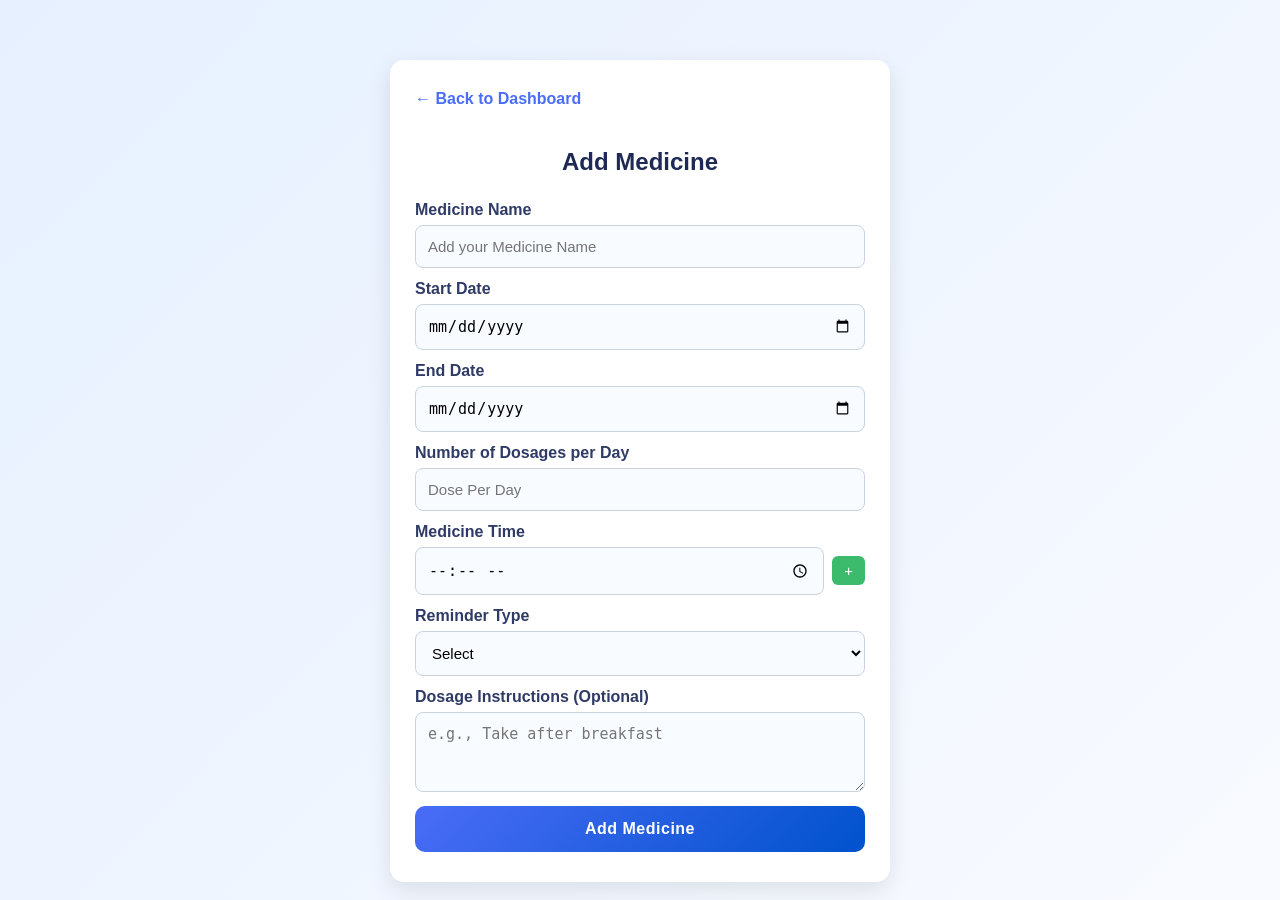
<file: AddMedicine.html>
<!DOCTYPE html>
<html lang="en">
<head>
  <meta charset="UTF-8">
  <title>Add Medicine - HealSync</title>
  <!--<link rel="stylesheet" href="styles.css"> Reuse dashboard styles -->
  <style>
  /* General Reset */
  * {
    box-sizing: border-box;
    transition: all 0.2s ease-in-out;
  }

  body {
    font-family: 'Poppins', 'Segoe UI', sans-serif;
    background: linear-gradient(135deg, #e6f0ff, #f8faff);
    margin: 0;
    padding: 0;
    display: flex;
    justify-content: center;
    align-items: flex-start;
    min-height: 100vh;
  }

  .container {
    width: 90%;
    max-width: 500px;
    background: #ffffff;
    margin-top: 60px;
    padding: 30px 25px;
    border-radius: 14px;
    box-shadow: 0 8px 25px rgba(0, 0, 0, 0.1);
    animation: fadeIn 0.5s ease-in-out;
  }

  h2 {
    text-align: center;
    color: #1e2a55;
    margin-bottom: 25px;
    font-weight: 600;
  }

  label {
    display: block;
    margin: 12px 0 6px;
    font-weight: 600;
    color: #2f3b66;
  }

  input,
  select,
  textarea {
    width: 100%;
    padding: 12px;
    border-radius: 8px;
    border: 1px solid #c9d3e0;
    background: #f8fbff;
    outline: none;
    font-size: 15px;
  }

  input:focus,
  select:focus,
  textarea:focus {
    border-color: #4a6cf7;
    background: #ffffff;
    box-shadow: 0 0 5px rgba(74, 108, 247, 0.2);
  }

  button[type="submit"] {
    background: linear-gradient(135deg, #4a6cf7, #0052cc);
    color: white;
    padding: 14px;
    width: 100%;
    border: none;
    border-radius: 10px;
    font-weight: 600;
    font-size: 16px;
    cursor: pointer;
    margin-top: 10px;
    letter-spacing: 0.5px;
  }

  button[type="submit"]:hover {
    transform: translateY(-1px);
    box-shadow: 0 4px 15px rgba(74, 108, 247, 0.3);
  }

  .back-link {
    display: inline-block;
    margin-bottom: 20px;
    color: #4a6cf7;
    text-decoration: none;
    font-weight: 600;
    transition: color 0.3s ease;
  }

  .back-link:hover {
    color: #003d99;
    text-decoration: underline;
  }

  /* Time field layout */
  .time-field {
    display: flex;
    align-items: center;
    margin-bottom: 12px;
  }

  .time-field input[type="time"] {
    flex: 1;
    background: #f8fbff;
  }

  .add-btn,
  .remove-btn {
    border: none;
    padding: 6px 12px;
    font-size: 15px;
    border-radius: 6px;
    cursor: pointer;
    margin-left: 8px;
    font-weight: 500;
    transition: 0.2s;
  }

  .add-btn {
    background-color: #3dbb6d;
    color: #fff;
  }

  .add-btn:hover {
    background-color: #35a35e;
    transform: scale(1.05);
  }

  .remove-btn {
    background-color: #ff4d4f;
    color: white;
  }

  .remove-btn:hover {
    background-color: #d9363e;
    transform: scale(1.05);
  }

  @keyframes fadeIn {
    from {
      opacity: 0;
      transform: translateY(10px);
    }
    to {
      opacity: 1;
      transform: translateY(0);
    }
  }

  /* Responsive Design */
  @media (max-width: 480px) {
    .container {
      margin: 30px 10px;
      padding: 25px 20px;
    }

    h2 {
      font-size: 20px;
    }

    button[type="submit"] {
      font-size: 15px;
      padding: 12px;
    }
  }
</style>

</head>
<body>
  <div class="container">
    <a href="dashboard" class="back-link">← Back to Dashboard</a>
    <h2>Add Medicine</h2>
    <form action="http://localhost:8080/healsync/AddMedicine" method="post">
      
      <label for="medicineName">Medicine Name</label>
      <input type="text" id="medicineName" name="medicineName" placeholder="Add your Medicine Name">

      <label for="startDate">Start Date</label>
      <input type="date" id="startDate" name="startDate" required>

      <label for="endDate">End Date</label>
      <input type="date" id="endDate" name="endDate" required>

      <label for="dosageCount">Number of Dosages per Day</label>
      <input type="number" id="dosageCount" name="dosageCount" placeholder="Dose Per Day" min="1" max="6" required>

      <label>Medicine Time</label>
      <div id="timeFields">
        <div class="time-field">
          <input type="time" name="time[]" required>
          <button type="button" class="add-btn" onclick="addTimeField()">+</button>
        </div>
      </div>

      <label for="reminderType">Reminder Type</label>
      <select id="reminderType" name="reminderType" required>
        <option value="">Select</option>
        <option value="Notification">Notification</option>
        
      </select>

      <label for="dosageInstructions">Dosage Instructions (Optional)</label>
      <textarea id="dosageInstructions" name="dosageInstructions" rows="3" placeholder="e.g., Take after breakfast"></textarea>

      <button type="submit">Add Medicine</button>
    </form>
  </div>

  <script>
  // ✅ Add time field function with max limit
  function addTimeField() {
    const container = document.getElementById("timeFields");
    const existingFields = container.querySelectorAll('input[name="time[]"]').length;

    if (existingFields >= 6) {
      alert("Maximum 6 time slots allowed.");
      return;
    }

    const div = document.createElement("div");
    div.className = "time-field";
    div.innerHTML = `<input type="time" name="time[]" required>
                     <button type="button" class="remove-btn" onclick="removeTimeField(this)">&#10006;</button>`;
    container.appendChild(div);
  }

  function removeTimeField(button) {
    button.parentNode.remove();
  }

  // ✅ Generate time slots automatically based on dosage count
  document.getElementById("dosageCount").addEventListener("input", function () {
    let count = parseInt(this.value) || 0;

    if (count > 6) {
      count = 6;
      this.value = 6;
      alert("Maximum allowed dosage count is 6.");
    }

    const container = document.getElementById("timeFields");
    container.innerHTML = ""; // clear old fields

    for (let i = 1; i < count; i++) {
      const div = document.createElement("div");
      div.className = "time-field";
      div.innerHTML = `<input type="time" name="time[]" required>
                       <button type="button" class="remove-btn" onclick="removeTimeField(this)">&#10006;</button>`;
      container.appendChild(div);
    }

    // ✅ Always include one "Add" button at the end
    const addDiv = document.createElement("div");
    addDiv.className = "time-field";
    addDiv.innerHTML = `<input type="time" name="time[]" required>
                        <button type="button" class="add-btn" onclick="addTimeField()">+</button>`;
    container.appendChild(addDiv);
  });
  // ✅ Date validations (unchanged)
  const today = new Date();
  const yyyy = today.getFullYear();
  const mm = String(today.getMonth() + 1).padStart(2, '0');
  const dd = String(today.getDate()).padStart(2, '0');
  const formattedToday = `${yyyy}-${mm}-${dd}`;

  const startDateInput = document.getElementById("startDate");
  const endDateInput = document.getElementById("endDate");

  startDateInput.setAttribute("min", formattedToday);
  endDateInput.setAttribute("min", formattedToday);

  document.querySelector("form").addEventListener("submit", function(event) {
    const startDate = startDateInput.value;
    const endDate = endDateInput.value;

    if (startDate < formattedToday) {
      alert("Start Date cannot be before today.");
      startDateInput.focus();
      event.preventDefault();
      return;
    }

    if (endDate < startDate) {
      alert("End Date cannot be before Start Date.");
      endDateInput.focus();
      event.preventDefault();
      return;
    }
  });
</script>

</body>
</html>
</file>
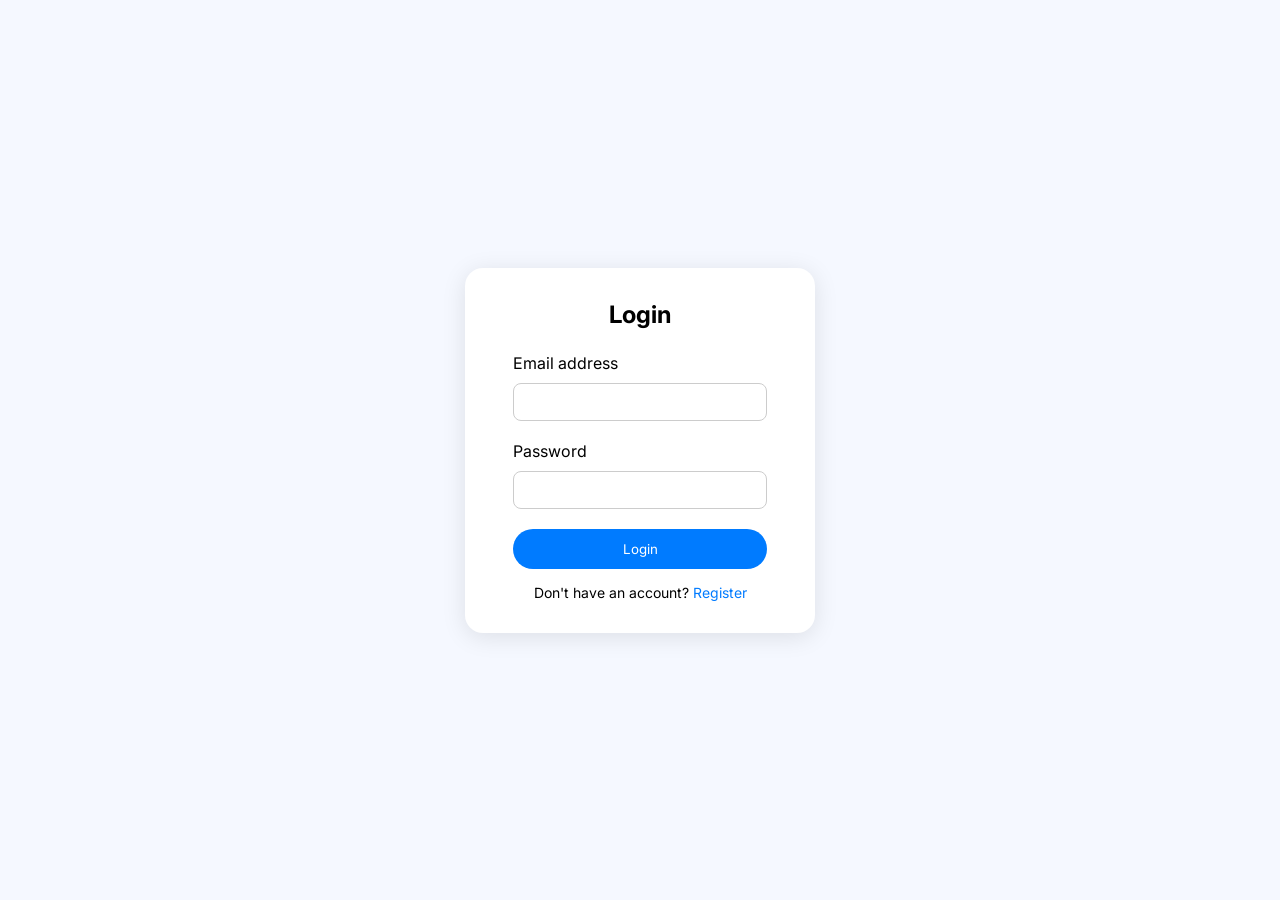
<file: login.html>
<!DOCTYPE html>
<html lang="en">
<head>
  <meta charset="UTF-8" />
  <meta name="viewport" content="width=device-width, initial-scale=1.0"/>
  <title>Login - HealSync</title>
  <link href="https://fonts.googleapis.com/css2?family=Inter:wght@500;600&display=swap" rel="stylesheet"/>
  <style>
    * { box-sizing: border-box; margin: 0; padding: 0; font-family: 'Inter', sans-serif; }
    body { background: #f5f8ff; display: flex; align-items: center; justify-content: center; height: 100vh; }
    .container { background: white; padding: 2rem 3rem; border-radius: 18px; box-shadow: 0 4px 24px rgba(0,0,0,0.1); width: 350px; }
    .container h2 { text-align: center; margin-bottom: 1.5rem; }
    input[type="email"], input[type="password"] {
      width: 100%; padding: 10px; margin: 10px 0 20px; border: 1px solid #ccc;
      border-radius: 8px; outline: none; transition: 0.3s ease;
    }
    input:focus { border-color: #007bff; }
    .btn {
      width: 100%; background: #007bff; color: white; border: none;
      padding: 12px; border-radius: 24px; cursor: pointer;
      transition: background 0.3s ease;
    }
    .btn:hover { background: #0056d2; }
    .footer { margin-top: 15px; text-align: center; font-size: 14px; }
    .footer a { color: #007bff; text-decoration: none; }
    .footer a:hover { text-decoration: underline; }
  </style>
</head>
<body>
  <div class="container">
    <h2>Login</h2>
    <form action="http://localhost:8080/healsync/login" method="post">

      <label>Email address</label>
      <input type="email" name="email" required />

      <label>Password</label>
      <input type="password" name="password" required />

      <button class="btn" type="submit">Login</button>

      <div class="footer">
        Don't have an account? <a href="register.html">Register</a>
      </div>
    </form>
  </div>
</body>
</html>
</file>
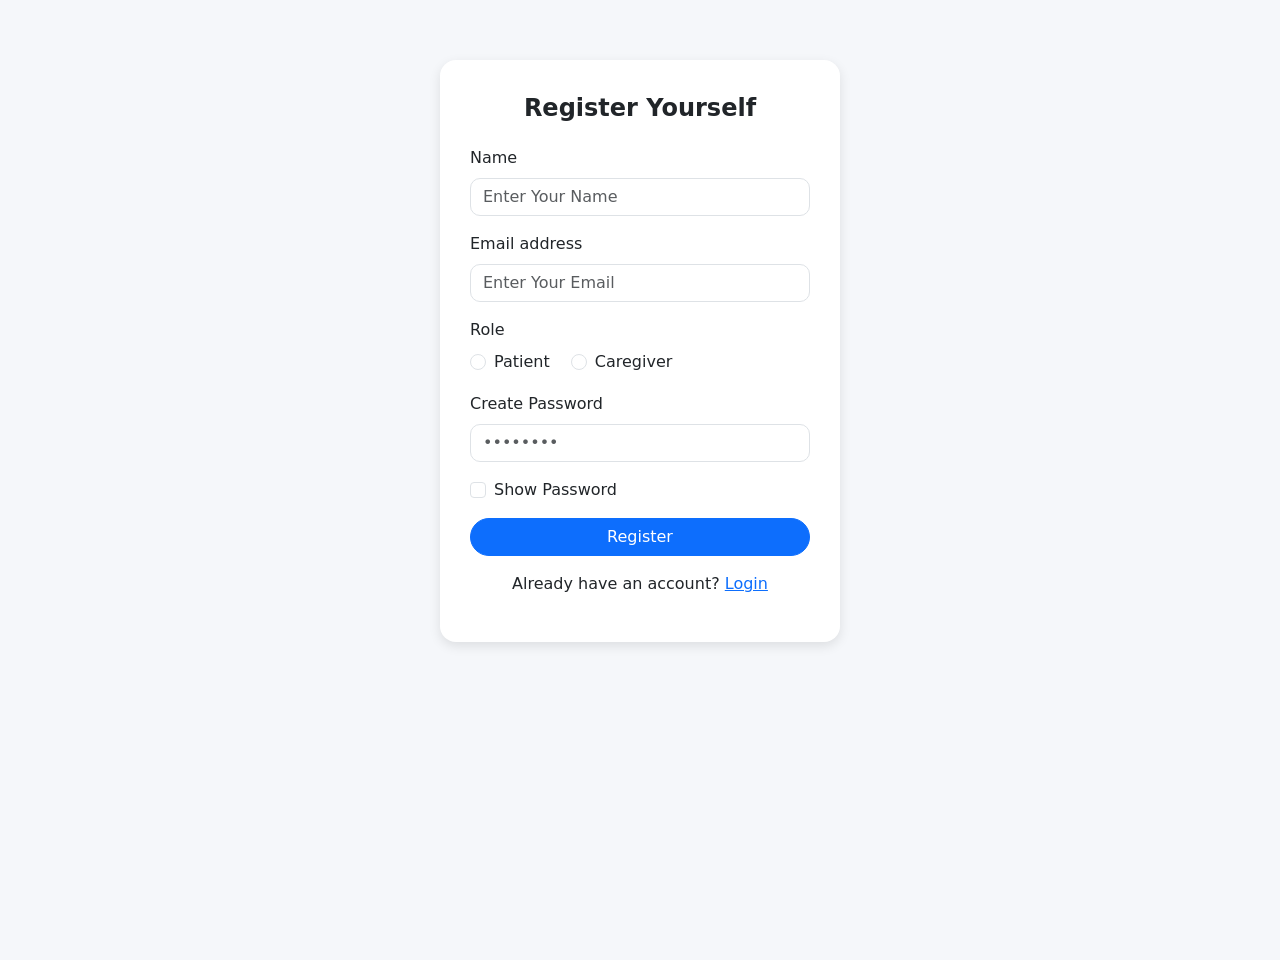
<file: register.html>
<!DOCTYPE html>
<html lang="en">
<head>
  <meta charset="UTF-8" />
  <meta name="viewport" content="width=device-width, initial-scale=1.0" />
  <title>Register - HealSync</title>

  <!-- Bootstrap CSS -->
  <link
    href="https://cdn.jsdelivr.net/npm/bootstrap@5.3.0/dist/css/bootstrap.min.css"
    rel="stylesheet"
  />

  <style>
    html, body {
      height: 100%;
      margin: 0;
      padding: 0;
    }

    body {
      background-color: #f5f7fa;
      position: relative;
    }

    body::before {
      content: "";
      position: fixed;
      top: 0;
      left: 0;
      width: 100%;
      height: 100%;
      background-image: url("images/healsync_logo.png"); 
      background-repeat: no-repeat;
      background-position: center;
      background-size: 300px;
      opacity: 0.05;
      z-index: 0;
      pointer-events: none;
    }

    .register-form {
      position: relative;
      z-index: 1;
      max-width: 400px;
      margin: 60px auto;
      background: #fff;
      padding: 30px;
      border-radius: 16px;
      box-shadow: 0 4px 12px rgba(0, 0, 0, 0.1);
    }

    .form-control {
      border-radius: 10px;
    }

    .form-control:focus {
      box-shadow: 0 0 0 0.2rem rgba(13, 110, 253, 0.25);
    }

    .form-title {
      font-size: 24px;
      font-weight: bold;
      text-align: center;
      margin-bottom: 20px;
    }

    .mb-3 {
      font-weight: 500;
    }
  </style>
</head>
<body>

  <div class="register-form">
    <div class="form-title">Register Yourself</div>

    <form action="http://localhost:8080/healsync/register" method="post">
      <div class="mb-3">
        <label for="name" class="form-label">Name</label>
        <input type="text" class="form-control" id="name" name="name" placeholder="Enter Your Name" required />
      </div>

      <div class="mb-3">
        <label for="email" class="form-label">Email address</label>
        <input type="email" class="form-control" id="email" name="email" placeholder="Enter Your Email" required />
      </div>

      <div class="mb-3">
        <label class="form-label">Role</label><br>
        <div class="form-check form-check-inline">
          <input class="form-check-input" type="radio" name="role" id="patient" value="Patient" required />
          <label class="form-check-label" for="patient">Patient</label>
        </div>
        <div class="form-check form-check-inline">
          <input class="form-check-input" type="radio" name="role" id="caregiver" value="Caregiver" />
          <label class="form-check-label" for="caregiver">Caregiver</label>
        </div>
      </div>

      <div class="mb-3">
        <label for="password" class="form-label">Create Password</label>
        <input type="password" class="form-control" id="password" name="password" placeholder="••••••••" required />
      </div>

      <div class="form-check mb-3">
        <input class="form-check-input" type="checkbox" onclick="togglePassword()" id="showPassword">
        <label class="form-check-label" for="showPassword">Show Password</label>
      </div>

      <div class="d-grid">
        <button type="submit" class="btn btn-primary rounded-pill">Register</button>
      </div>

      <p class="text-center mt-3">
        Already have an account? <a href="login.html">Login</a>
      </p>
    </form>
  </div>

  <script>
    function togglePassword() {
      const passField = document.getElementById("password");
      passField.type = passField.type === "password" ? "text" : "password";
    }
  </script>

</body>
</html>
</file>
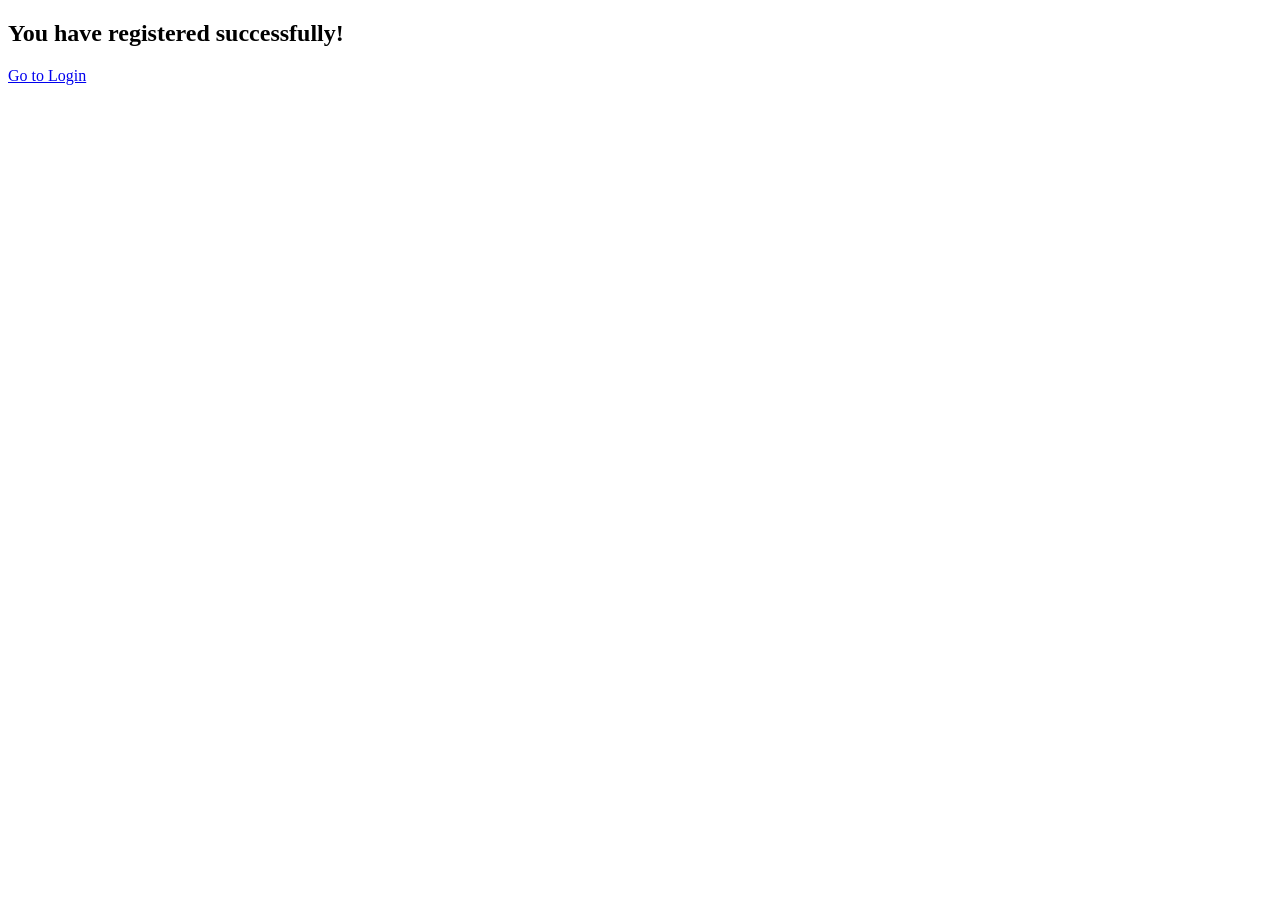
<file: success.html>
<!DOCTYPE html>
<html>
<head>
    <title>Registration Successful</title>
</head>
<body>
    <h2>You have registered successfully!</h2>
    <a href="login.html">Go to Login</a>
</body>
</html>
</file>
<file: styles.css>
<style>
    /* { margin: 0; padding: 0; box-sizing: border-box; font-family: 'Inter', sans-serif; }
    body { display: flex; height: 100vh; background: #f5f7fa; }
    .sidebar { width: 250px; background: #313a46; color: #fff; display: flex; flex-direction: column; padding: 20px; }
    .logo { font-size: 24px; font-weight: bold; margin-bottom: 40px; display: flex; align-items: center; gap: 10px; }
    .logo svg { width: 28px; height: 28px; }
    .nav a { color: #ddd; text-decoration: none; padding: 10px 0; transition: 0.3s; display: block; }
    .nav a:hover { color: #00c6ad; }
    .main { flex: 1; padding: 30px; animation: fadeIn 0.5s ease-in-out; overflow-y: auto; }
    .header { font-size: 24px; font-weight: 600; margin-bottom: 30px; }
    .cards { display: grid; grid-template-columns: repeat(auto-fill, minmax(250px, 1fr)); gap: 20px; }
    .card { background: #ffffff; padding: 20px; border-radius: 12px; box-shadow: 0 4px 10px rgba(0, 0, 0, 0.06); transition: transform 0.3s; }
    .card:hover { transform: translateY(-5px); }
    .card h3 { margin-bottom: 10px; font-size: 18px; color: #333; }
    .card p { color: #555; font-size: 14px; }
    .card-link { text-decoration: none; color: inherit; display: block; }
    .card-link:hover .card { transform: translateY(-5px); box-shadow: 0 10px 20px rgba(0, 0, 0, 0.15); }
    .medicine-reminders { margin-top: 40px; background: #fff; padding: 20px; border-radius: 12px; box-shadow: 0 4px 10px rgba(0, 0, 0, 0.06); }
    .medicine-reminders h3 { margin-bottom: 10px; font-size: 18px; }
    #medicine-list li { margin-bottom: 6px; font-size: 15px; }
    .missed-doses { margin-top: 40px; background: #fff; padding: 20px; border-radius: 12px; box-shadow: 0 4px 10px rgba(0, 0, 0, 0.06); }
    .missed-doses h3 { margin-bottom: 10px; font-size: 18px; color: #c00; }
    .missed-doses li { margin-bottom: 6px; font-size: 15px; }
    .status-taken { color: green; font-weight: bold; }
    .status-skipped { color: red; font-weight: bold; }
    .status-missed { color: rgb(26, 33, 230); font-weight: bold; }
    @keyframes fadeIn { from {opacity: 0; transform: translateY(10px);} to {opacity: 1; transform: translateY(0);} }
    button { margin-left: 10px; padding: 8px 14px; border: none; border-radius: 6px; cursor: pointer; font-size: 15px; }
    .btn-taken { background: #28a745; color: #fff; }
    .btn-skip { background: #dc3545; color: #fff; }
    /* --- Dashboard Cards --- */
.cards-container {
  display: flex;
  flex-wrap: wrap;
  gap: 20px;
  justify-content: center;
}

.card {
  width: 260px;
  background: #ffffff;
  border-radius: 16px;
  box-shadow: 0 4px 12px rgba(0, 0, 0, 0.1);
  padding: 20px;
  text-align: center;
  transition: all 0.3s ease;
}

.card:hover {
  transform: translateY(-5px);
  box-shadow: 0 8px 16px rgba(0, 0, 0, 0.15);
}

.card h3 {
  margin-bottom: 10px;
  color: #333;
  font-size: 1.4rem;
}

.card p {
  color: #555;
  font-size: 0.95rem;
  margin-bottom: 15px;
}

.btn {
  display: inline-block;
  padding: 10px 18px;
  background: #0078ff;
  color: white;
  border-radius: 8px;
  text-decoration: none;
  font-weight: 500;
  transition: background 0.3s;
}

.btn:hover {
  background: #005fcc;
}

.card-gradient {
  background: linear-gradient(135deg, #00c6ff 0%, #0072ff 100%);
  color: white;
}

.card-gradient p {
  color: rgba(255, 255, 255, 0.9);
}

.btn-outline {
  background: transparent;
  border: 2px solid white;
}

.btn-outline:hover {
  background: white;
  color: #0072ff;
}

  </style>
</file>
